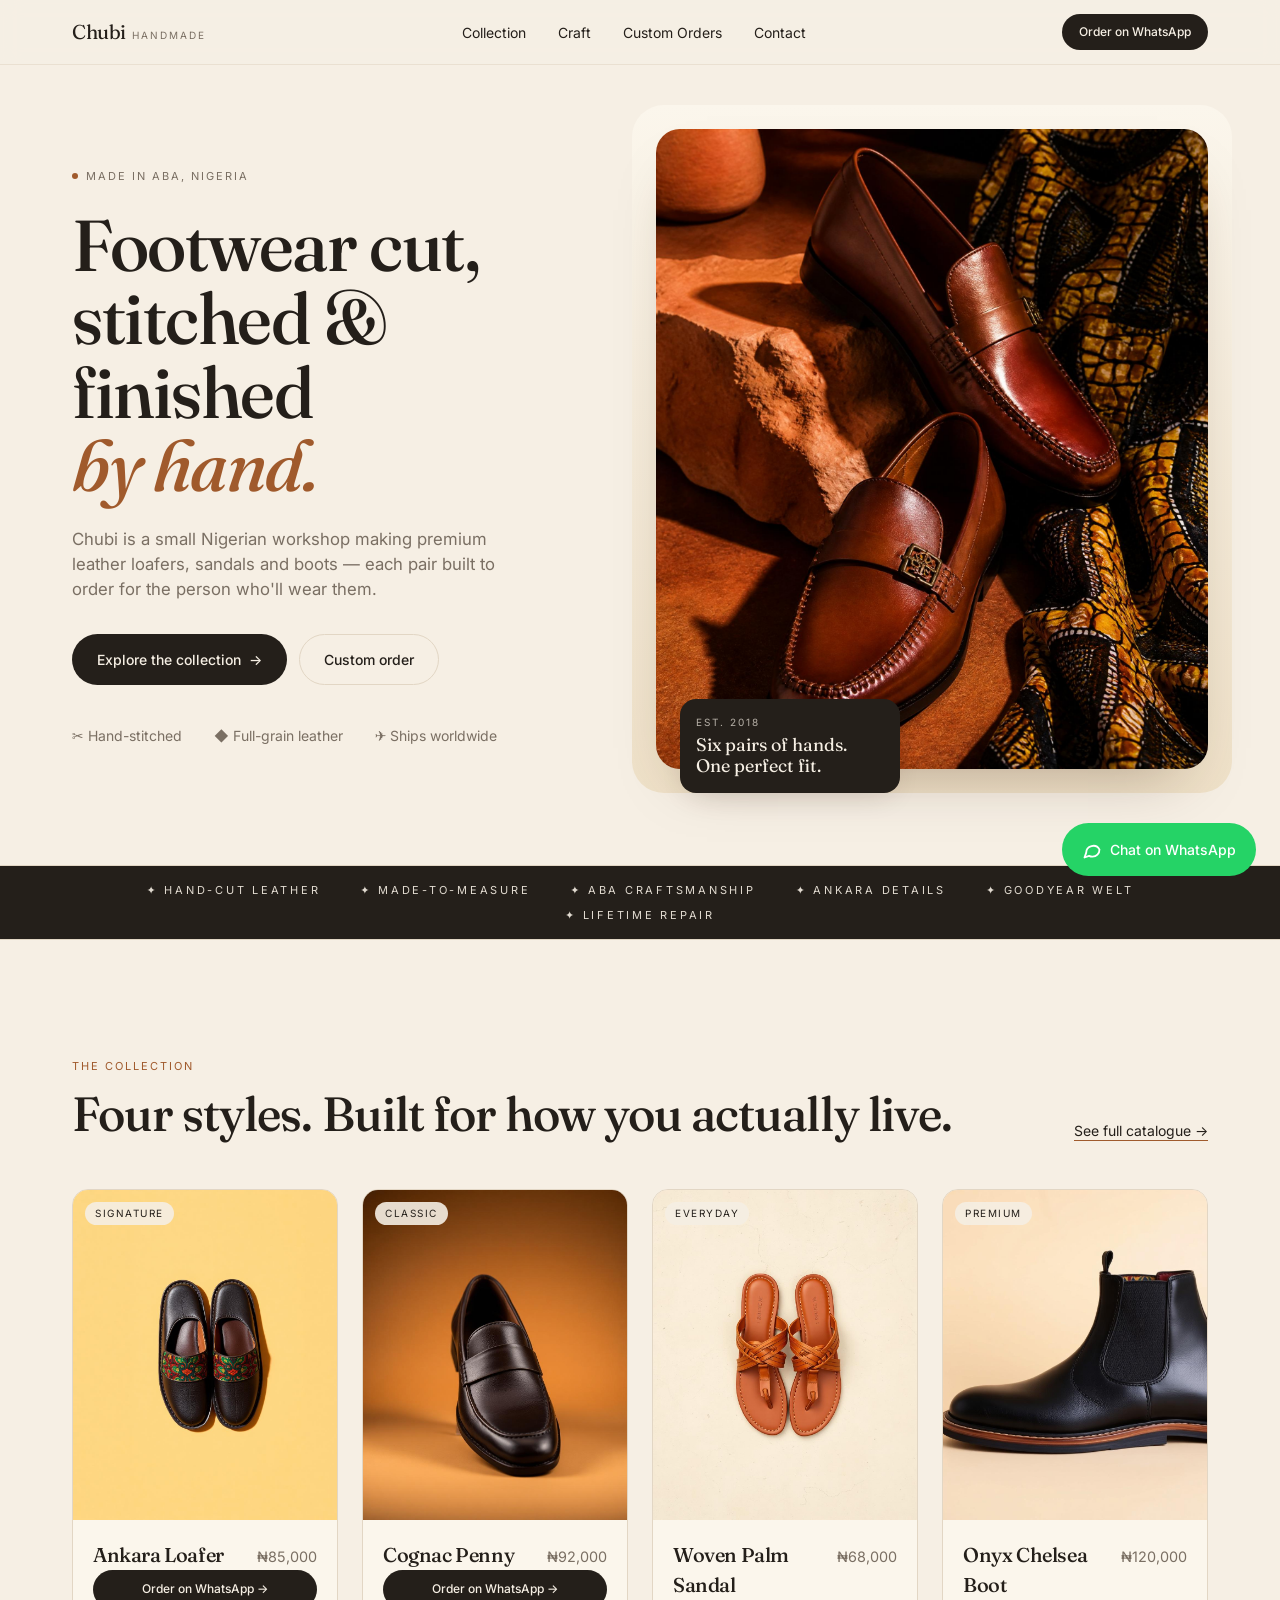
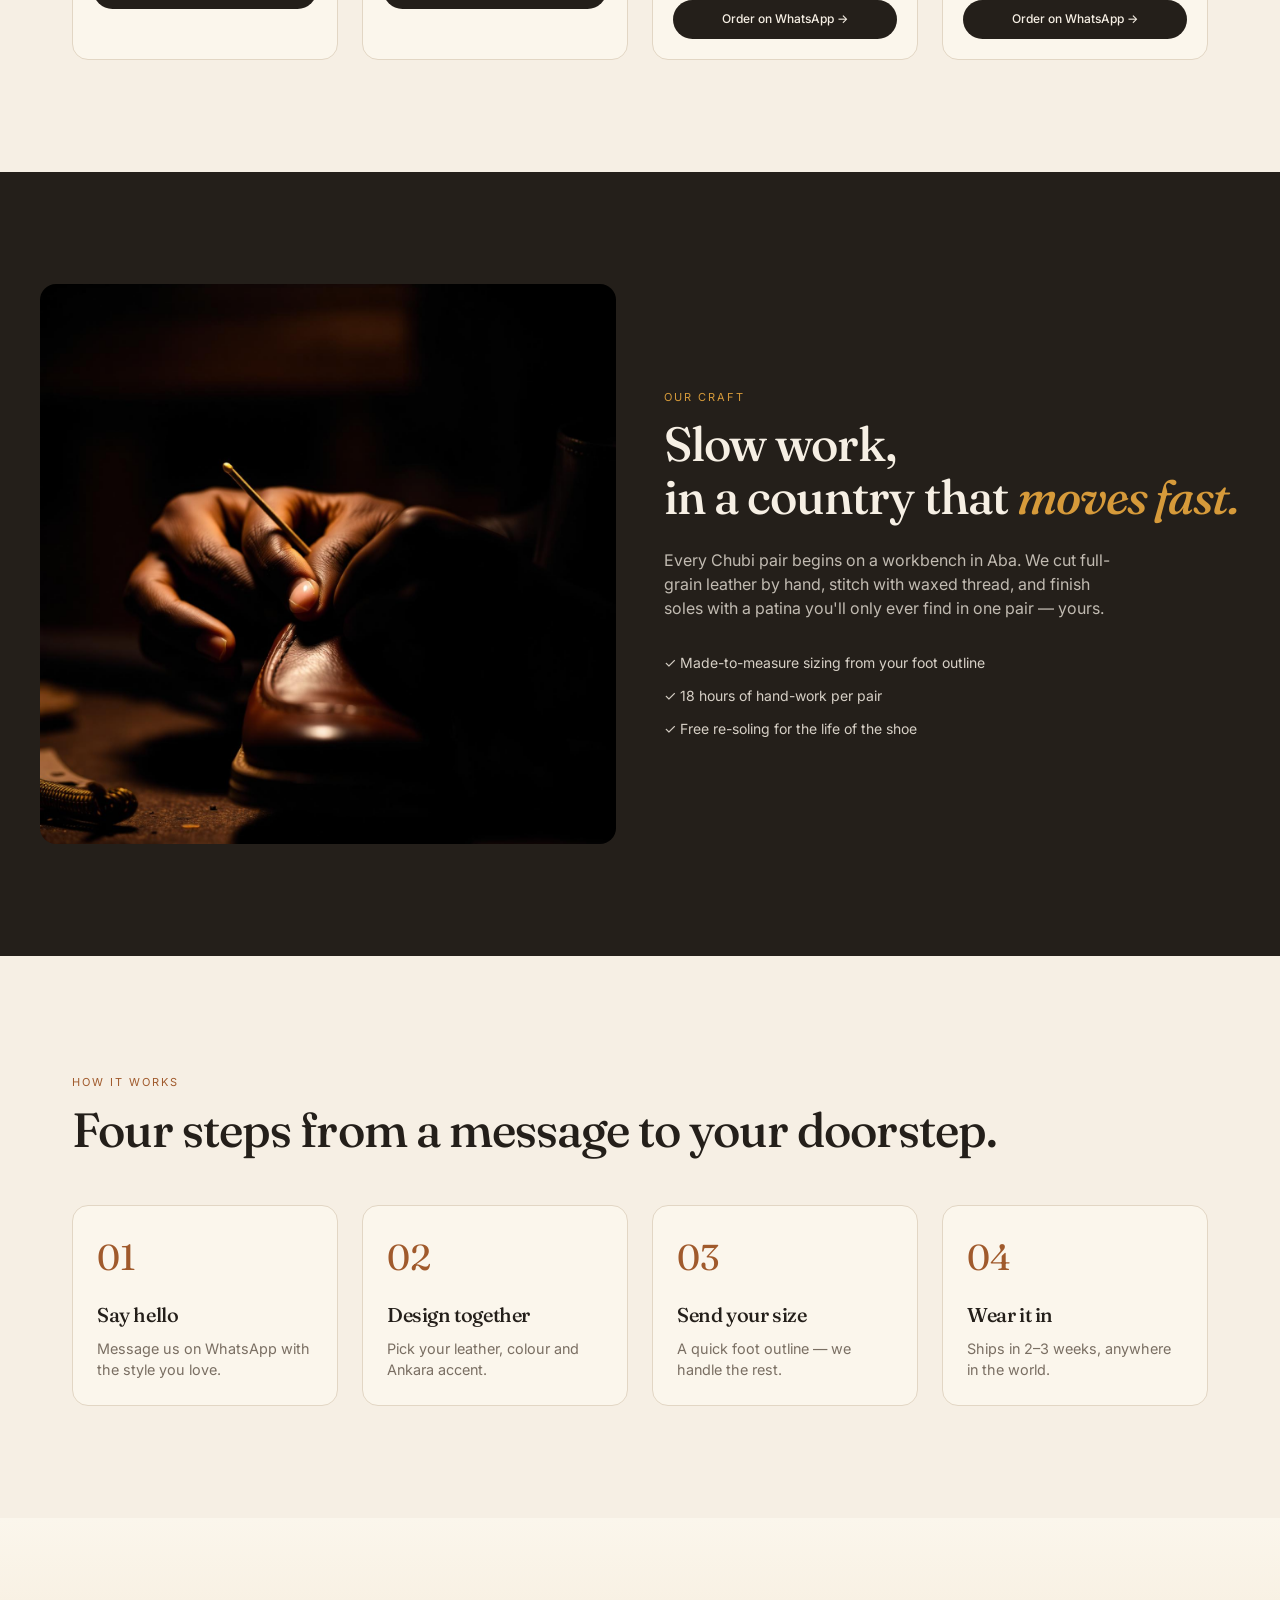
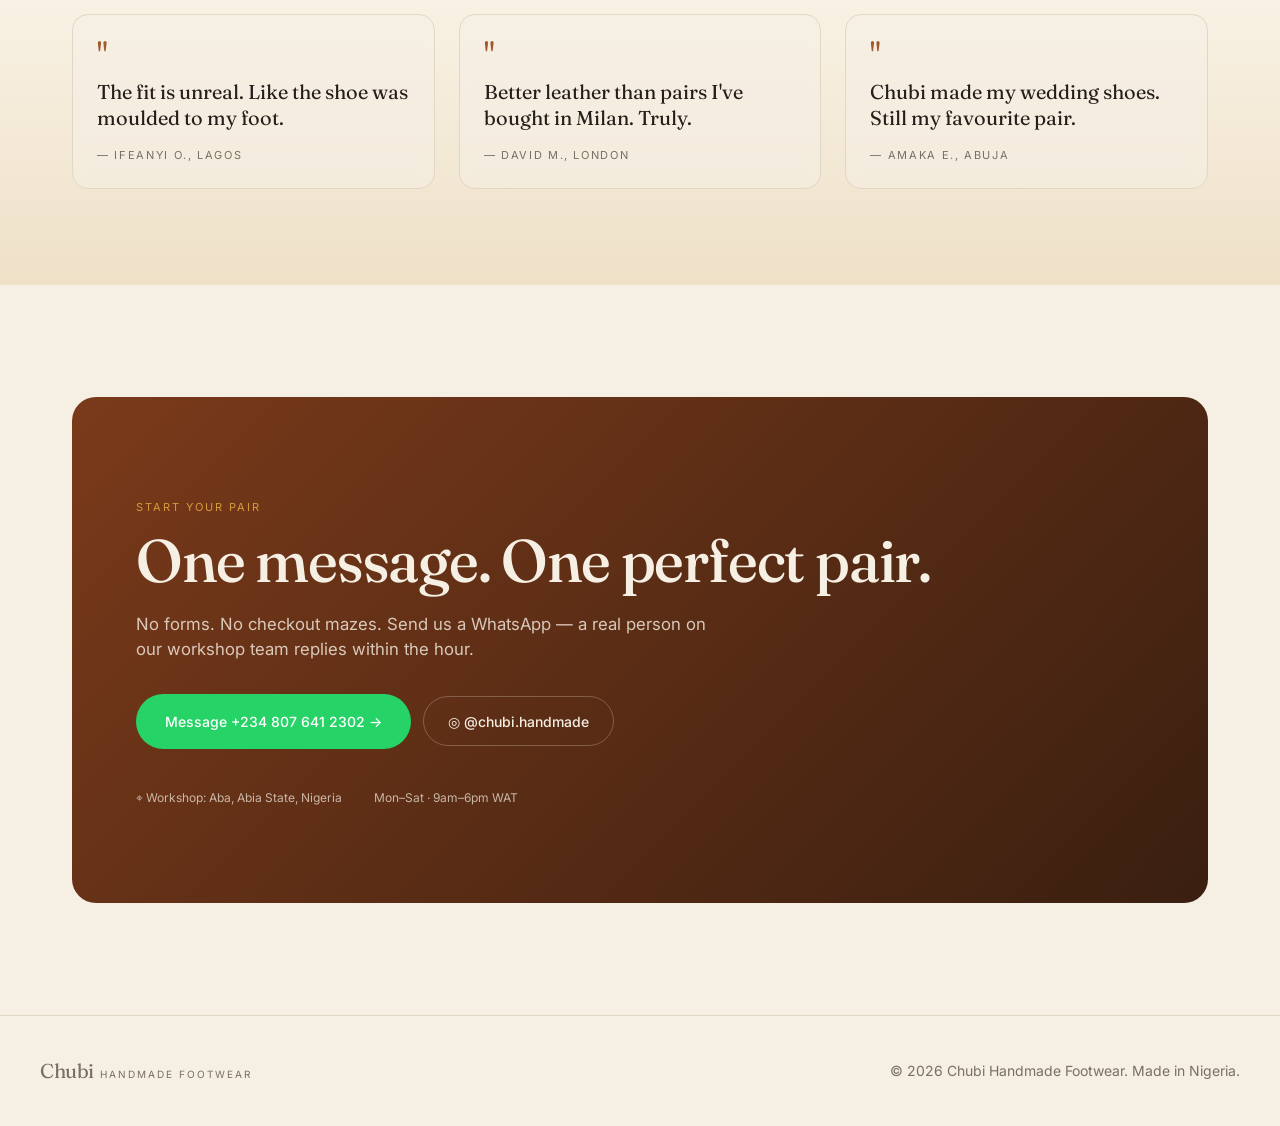
<file: chubi-handmade-footwear-html/index.html>
<!doctype html>
<html lang="en">
<head>
<meta charset="utf-8" />
<meta name="viewport" content="width=device-width, initial-scale=1" />
<title>Chubi Handmade Footwear — Nigerian Leather Loafers, Sandals & Boots</title>
<meta name="description" content="Chubi is a small Nigerian workshop making premium hand-stitched leather loafers, sandals and boots. Made-to-measure. Order on WhatsApp." />
<meta property="og:title" content="Chubi Handmade Footwear" />
<meta property="og:description" content="Hand-cut, stitched and finished in Aba, Nigeria. Order your pair on WhatsApp." />
<meta property="og:type" content="website" />
<meta name="twitter:card" content="summary_large_image" />
<link rel="preconnect" href="https://fonts.googleapis.com">
<link rel="preconnect" href="https://fonts.gstatic.com" crossorigin>
<link href="https://fonts.googleapis.com/css2?family=Fraunces:ital,opsz,wght@0,9..144,400;0,9..144,500;0,9..144,600;1,9..144,500&family=Inter:wght@400;500;600&display=swap" rel="stylesheet">
<link rel="stylesheet" href="styles.css" />
</head>
<body>
<header class="site-header">
  <div class="container header-inner">
    <a href="#top" class="logo">
      <span class="logo-name">Chubi</span>
      <span class="logo-tag">Handmade</span>
    </a>
    <nav class="nav">
      <a href="#collection">Collection</a>
      <a href="#craft">Craft</a>
      <a href="#process">Custom Orders</a>
      <a href="#contact">Contact</a>
    </nav>
    <a class="btn-pill btn-ink" target="_blank" rel="noopener"
       href="https://wa.me/2348076412302?text=Hello%20Chubi!%20I'd%20like%20to%20place%20an%20order.">
      Order on WhatsApp
    </a>
  </div>
</header>

<section id="top" class="hero">
  <div class="container hero-grid">
    <div class="hero-copy">
      <span class="eyebrow"><span class="dot"></span> Made in Aba, Nigeria</span>
      <h1 class="display">
        Footwear cut,<br/>stitched &amp; finished<br/>
        <em class="italic accent">by hand.</em>
      </h1>
      <p class="lead">
        Chubi is a small Nigerian workshop making premium leather loafers, sandals and boots —
        each pair built to order for the person who'll wear them.
      </p>
      <div class="cta-row">
        <a href="#collection" class="btn-pill btn-ink">Explore the collection <span aria-hidden>→</span></a>
        <a class="btn-pill btn-outline" target="_blank" rel="noopener"
           href="https://wa.me/2348076412302?text=Hi%20Chubi!%20I'd%20like%20to%20design%20a%20custom%20pair.">
          Custom order
        </a>
      </div>
      <ul class="feature-row">
        <li>✂ Hand-stitched</li>
        <li>◆ Full-grain leather</li>
        <li>✈ Ships worldwide</li>
      </ul>
    </div>
    <div class="hero-img-wrap">
      <div class="hero-img-glow"></div>
      <img src="assets/hero.jpg" alt="Handmade Nigerian leather loafers on terracotta with Ankara fabric" class="hero-img" />
      <div class="hero-card">
        <div class="hero-card-eyebrow">Est. 2018</div>
        <div class="hero-card-title">Six pairs of hands. One perfect fit.</div>
      </div>
    </div>
  </div>
</section>

<div class="marquee">
  <div class="marquee-inner container">
    <span>✦ Hand-Cut Leather</span>
    <span>✦ Made-to-Measure</span>
    <span>✦ Aba Craftsmanship</span>
    <span>✦ Ankara Details</span>
    <span>✦ Goodyear Welt</span>
    <span>✦ Lifetime Repair</span>
  </div>
</div>

<section id="collection" class="section container">
  <div class="section-head">
    <div>
      <div class="eyebrow accent">The Collection</div>
      <h2 class="display-md">Four styles. Built for how you actually live.</h2>
    </div>
    <a class="see-more" target="_blank" rel="noopener"
       href="https://wa.me/2348076412302?text=Hi%20Chubi!%20Can%20I%20see%20your%20full%20catalogue%3F">See full catalogue →</a>
  </div>
  <div class="grid-4">
    <article class="product">
      <div class="product-img"><img src="assets/shoe1.jpg" alt="Ankara Loafer" loading="lazy" /><span class="chip">Signature</span></div>
      <div class="product-body">
        <div class="product-row"><h3>Ankara Loafer</h3><span class="muted">₦85,000</span></div>
        <a class="btn-pill btn-ink btn-sm" target="_blank" rel="noopener"
           href="https://wa.me/2348076412302?text=Hi%20Chubi!%20I'm%20interested%20in%20the%20Ankara%20Loafer%20(%E2%82%A685%2C000).%20Is%20it%20available%3F">Order on WhatsApp →</a>
      </div>
    </article>
    <article class="product">
      <div class="product-img"><img src="assets/shoe2.jpg" alt="Cognac Penny" loading="lazy" /><span class="chip">Classic</span></div>
      <div class="product-body">
        <div class="product-row"><h3>Cognac Penny</h3><span class="muted">₦92,000</span></div>
        <a class="btn-pill btn-ink btn-sm" target="_blank" rel="noopener"
           href="https://wa.me/2348076412302?text=Hi%20Chubi!%20I'm%20interested%20in%20the%20Cognac%20Penny%20(%E2%82%A692%2C000).%20Is%20it%20available%3F">Order on WhatsApp →</a>
      </div>
    </article>
    <article class="product">
      <div class="product-img"><img src="assets/shoe3.jpg" alt="Woven Palm Sandal" loading="lazy" /><span class="chip">Everyday</span></div>
      <div class="product-body">
        <div class="product-row"><h3>Woven Palm Sandal</h3><span class="muted">₦68,000</span></div>
        <a class="btn-pill btn-ink btn-sm" target="_blank" rel="noopener"
           href="https://wa.me/2348076412302?text=Hi%20Chubi!%20I'm%20interested%20in%20the%20Woven%20Palm%20Sandal%20(%E2%82%A668%2C000).%20Is%20it%20available%3F">Order on WhatsApp →</a>
      </div>
    </article>
    <article class="product">
      <div class="product-img"><img src="assets/shoe4.jpg" alt="Onyx Chelsea Boot" loading="lazy" /><span class="chip">Premium</span></div>
      <div class="product-body">
        <div class="product-row"><h3>Onyx Chelsea Boot</h3><span class="muted">₦120,000</span></div>
        <a class="btn-pill btn-ink btn-sm" target="_blank" rel="noopener"
           href="https://wa.me/2348076412302?text=Hi%20Chubi!%20I'm%20interested%20in%20the%20Onyx%20Chelsea%20Boot%20(%E2%82%A6120%2C000).%20Is%20it%20available%3F">Order on WhatsApp →</a>
      </div>
    </article>
  </div>
</section>

<section id="craft" class="craft">
  <div class="container craft-grid">
    <img src="assets/craft.jpg" alt="Chubi craftsman hand-stitching a leather shoe" loading="lazy" class="craft-img"/>
    <div class="craft-copy">
      <div class="eyebrow ochre">Our craft</div>
      <h2 class="display-md">Slow work,<br/>in a country that <em class="ochre italic">moves fast.</em></h2>
      <p class="lead-dark">
        Every Chubi pair begins on a workbench in Aba. We cut full-grain leather by hand, stitch
        with waxed thread, and finish soles with a patina you'll only ever find in one pair — yours.
      </p>
      <ul class="check-list">
        <li>✓ Made-to-measure sizing from your foot outline</li>
        <li>✓ 18 hours of hand-work per pair</li>
        <li>✓ Free re-soling for the life of the shoe</li>
      </ul>
    </div>
  </div>
</section>

<section id="process" class="section container">
  <div class="eyebrow accent">How it works</div>
  <h2 class="display-md">Four steps from a message to your doorstep.</h2>
  <div class="grid-4 process">
    <div class="step"><div class="step-n">01</div><h3>Say hello</h3><p class="muted">Message us on WhatsApp with the style you love.</p></div>
    <div class="step"><div class="step-n">02</div><h3>Design together</h3><p class="muted">Pick your leather, colour and Ankara accent.</p></div>
    <div class="step"><div class="step-n">03</div><h3>Send your size</h3><p class="muted">A quick foot outline — we handle the rest.</p></div>
    <div class="step"><div class="step-n">04</div><h3>Wear it in</h3><p class="muted">Ships in 2–3 weeks, anywhere in the world.</p></div>
  </div>
</section>

<section class="testimonials">
  <div class="container grid-3">
    <figure><div class="quote-mark">"</div><blockquote>The fit is unreal. Like the shoe was moulded to my foot.</blockquote><figcaption>— Ifeanyi O., Lagos</figcaption></figure>
    <figure><div class="quote-mark">"</div><blockquote>Better leather than pairs I've bought in Milan. Truly.</blockquote><figcaption>— David M., London</figcaption></figure>
    <figure><div class="quote-mark">"</div><blockquote>Chubi made my wedding shoes. Still my favourite pair.</blockquote><figcaption>— Amaka E., Abuja</figcaption></figure>
  </div>
</section>

<section id="contact" class="section container">
  <div class="contact-card">
    <div class="eyebrow ochre">Start your pair</div>
    <h2 class="display-lg">One message. One perfect pair.</h2>
    <p class="lead-bone">No forms. No checkout mazes. Send us a WhatsApp — a real person on our workshop team replies within the hour.</p>
    <div class="cta-row">
      <a class="btn-pill btn-wa" target="_blank" rel="noopener"
         href="https://wa.me/2348076412302?text=Hi%20Chubi!%20I'd%20like%20to%20start%20an%20order.">
        Message +234 807 641 2302 →
      </a>
      <a class="btn-pill btn-ghost" target="_blank" rel="noopener" href="https://instagram.com">◎ @chubi.handmade</a>
    </div>
    <div class="meta-row">
      <span>⌖ Workshop: Aba, Abia State, Nigeria</span>
      <span>Mon–Sat · 9am–6pm WAT</span>
    </div>
  </div>
</section>

<footer class="site-footer">
  <div class="container footer-inner">
    <div class="logo"><span class="logo-name">Chubi</span><span class="logo-tag">Handmade Footwear</span></div>
    <div>© <span id="yr"></span> Chubi Handmade Footwear. Made in Nigeria.</div>
  </div>
</footer>

<a class="wa-float" target="_blank" rel="noopener"
   aria-label="Chat with Chubi on WhatsApp"
   href="https://wa.me/2348076412302?text=Hello%20Chubi!%20I'd%20like%20to%20order%20handmade%20footwear.">
  <svg viewBox="0 0 24 24" width="20" height="20" fill="none" stroke="currentColor" stroke-width="2.2" stroke-linecap="round" stroke-linejoin="round"><path d="M21 11.5a8.38 8.38 0 0 1-8.5 8.5 8.5 8.5 0 0 1-4-1L3 21l2-5.5a8.5 8.5 0 0 1 16 -4"/></svg>
  <span>Chat on WhatsApp</span>
</a>

<script>document.getElementById('yr').textContent = new Date().getFullYear();</script>
</body>
</html>
</file>
<file: chubi-handmade-footwear-html/styles.css>
:root{
  --bg:#f6efe4; --fg:#241f1a; --bone:#f6efe4; --ink:#241f1a;
  --cognac:#a05a2c; --ochre:#d69a3a; --muted:#7a6f63; --border:#e2d6c4;
  --card:#fbf6ec; --wa:#25d366; --wa-fg:#fff;
  --gradient-warm:linear-gradient(135deg,#7a3a1a 0%,#3a1f10 100%);
  --gradient-sun:linear-gradient(180deg,#fbf6ec 0%,#efe1c8 100%);
  --shadow-elegant:0 30px 60px -30px rgba(58,31,16,.35);
  --shadow-soft:0 10px 30px -12px rgba(58,31,16,.2);
  --f-display:"Fraunces",Georgia,serif;
  --f-sans:"Inter",ui-sans-serif,system-ui,sans-serif;
}
*{box-sizing:border-box;border-color:var(--border);}
html{scroll-behavior:smooth;}
body{margin:0;background:var(--bg);color:var(--fg);font-family:var(--f-sans);-webkit-font-smoothing:antialiased;line-height:1.5;}
img{max-width:100%;display:block;}
a{color:inherit;text-decoration:none;}
h1,h2,h3,h4{font-family:var(--f-display);font-weight:500;letter-spacing:-0.02em;margin:0;}
p{margin:0;}
ul{margin:0;padding:0;list-style:none;}
.container{max-width:1200px;margin:0 auto;padding:0 20px;}
@media(min-width:768px){.container{padding:0 32px;}}
.italic{font-style:italic;}
.accent{color:var(--cognac);}
.ochre{color:var(--ochre);}
.muted{color:var(--muted);font-size:.9rem;}
.eyebrow{display:inline-flex;align-items:center;gap:.5rem;font-size:11px;letter-spacing:.18em;text-transform:uppercase;color:var(--muted);}
.eyebrow.accent{color:var(--cognac);}
.eyebrow.ochre{color:var(--ochre);}
.eyebrow .dot{width:6px;height:6px;border-radius:50%;background:var(--cognac);display:inline-block;}
.display{font-size:clamp(2.5rem,7vw,4.5rem);line-height:1.02;margin-top:1.5rem;text-wrap:balance;}
.display-md{font-size:clamp(2rem,4.5vw,3rem);line-height:1.1;margin-top:.75rem;text-wrap:balance;}
.display-lg{font-size:clamp(2.25rem,6vw,3.75rem);line-height:1.05;margin-top:.75rem;text-wrap:balance;}
.lead{margin-top:1.5rem;color:var(--muted);font-size:1.05rem;max-width:28rem;}
.lead-dark{margin-top:1.5rem;color:rgba(246,239,228,.75);max-width:28rem;}
.lead-bone{margin-top:1.25rem;color:rgba(246,239,228,.8);font-size:1.05rem;max-width:36rem;}

.btn-pill{display:inline-flex;align-items:center;gap:.5rem;border-radius:999px;padding:.85rem 1.5rem;font-size:.875rem;font-weight:500;transition:.2s;border:1px solid transparent;cursor:pointer;}
.btn-ink{background:var(--ink);color:var(--bone);}
.btn-ink:hover{background:var(--cognac);}
.btn-outline{background:var(--bg);border-color:var(--border);}
.btn-outline:hover{border-color:var(--cognac);color:var(--cognac);}
.btn-wa{background:var(--wa);color:var(--wa-fg);padding:1rem 1.75rem;box-shadow:var(--shadow-elegant);}
.btn-wa:hover{filter:brightness(1.1);}
.btn-ghost{border-color:rgba(246,239,228,.25);color:var(--bone);}
.btn-ghost:hover{background:rgba(246,239,228,.1);}
.btn-sm{padding:.6rem 1rem;font-size:.75rem;justify-content:center;}

/* Header */
.site-header{position:sticky;top:0;z-index:40;background:rgba(246,239,228,.8);backdrop-filter:blur(10px);border-bottom:1px solid rgba(226,214,196,.6);}
.header-inner{height:64px;display:flex;align-items:center;justify-content:space-between;}
.logo{display:inline-flex;align-items:baseline;gap:.4rem;}
.logo-name{font-family:var(--f-display);font-size:1.25rem;letter-spacing:-.02em;}
.logo-tag{font-size:10px;letter-spacing:.2em;text-transform:uppercase;color:var(--muted);}
.nav{display:none;gap:2rem;font-size:.875rem;}
.nav a:hover{color:var(--cognac);}
@media(min-width:768px){.nav{display:flex;}}
.site-header .btn-pill{padding:.5rem 1rem;font-size:.75rem;}

/* Hero */
.hero{overflow:hidden;}
.hero-grid{display:grid;grid-template-columns:1fr;gap:2.5rem;padding:2.5rem 20px 4rem;}
@media(min-width:768px){.hero-grid{grid-template-columns:1fr 1fr;gap:2rem;padding:4rem 32px 6rem;}}
.hero-copy{padding-top:.5rem;}
@media(min-width:768px){.hero-copy{padding-top:2rem;}}
.cta-row{display:flex;flex-wrap:wrap;gap:.75rem;margin-top:2rem;align-items:center;}
.feature-row{display:flex;flex-wrap:wrap;gap:.75rem 2rem;margin-top:2.5rem;color:var(--muted);font-size:.875rem;}
.hero-img-wrap{position:relative;}
.hero-img-glow{position:absolute;inset:-24px;background:var(--gradient-sun);border-radius:2rem;z-index:-1;}
.hero-img{width:100%;height:520px;object-fit:cover;border-radius:1.5rem;box-shadow:var(--shadow-elegant);}
@media(min-width:768px){.hero-img{height:640px;}}
.hero-card{display:none;position:absolute;left:24px;bottom:-24px;max-width:220px;background:var(--ink);color:var(--bone);padding:1rem;border-radius:1rem;box-shadow:var(--shadow-soft);}
@media(min-width:768px){.hero-card{display:block;}}
.hero-card-eyebrow{font-size:10px;letter-spacing:.2em;text-transform:uppercase;opacity:.7;}
.hero-card-title{margin-top:.25rem;font-family:var(--f-display);font-size:1.125rem;line-height:1.2;}

/* Marquee */
.marquee{border-top:1px solid var(--border);border-bottom:1px solid var(--border);background:var(--ink);color:var(--bone);padding:1rem 0;}
.marquee-inner{display:flex;flex-wrap:wrap;justify-content:center;gap:.5rem 2.5rem;font-size:11px;letter-spacing:.25em;text-transform:uppercase;opacity:.9;}

/* Sections */
.section{padding:5rem 20px;}
@media(min-width:768px){.section{padding:7rem 32px;}}
.section-head{display:flex;align-items:flex-end;justify-content:space-between;gap:1.5rem;}
.see-more{display:none;font-size:.875rem;text-decoration:underline;text-underline-offset:4px;text-decoration-color:var(--cognac);}
.see-more:hover{color:var(--cognac);}
@media(min-width:768px){.see-more{display:inline;}}

.grid-4{display:grid;grid-template-columns:1fr;gap:1.5rem;margin-top:3rem;}
@media(min-width:640px){.grid-4{grid-template-columns:1fr 1fr;}}
@media(min-width:1024px){.grid-4{grid-template-columns:repeat(4,1fr);}}
.grid-3{display:grid;grid-template-columns:1fr;gap:1.5rem;}
@media(min-width:768px){.grid-3{grid-template-columns:repeat(3,1fr);}}

/* Product */
.product{display:flex;flex-direction:column;overflow:hidden;border:1px solid var(--border);background:var(--card);border-radius:1rem;transition:.2s;}
.product:hover{box-shadow:var(--shadow-soft);}
.product-img{position:relative;overflow:hidden;}
.product-img img{aspect-ratio:4/5;width:100%;object-fit:cover;transition:transform .7s;}
.product:hover .product-img img{transform:scale(1.05);}
.chip{position:absolute;left:12px;top:12px;background:rgba(246,239,228,.9);padding:.25rem .625rem;border-radius:999px;font-size:10px;letter-spacing:.15em;text-transform:uppercase;}
.product-body{padding:1.25rem;display:flex;flex-direction:column;flex:1;}
.product-row{display:flex;align-items:baseline;justify-content:space-between;gap:.75rem;}
.product-row h3{font-size:1.25rem;}

/* Craft */
.craft{background:var(--ink);color:var(--bone);}
.craft-grid{display:grid;grid-template-columns:1fr;gap:3rem;padding:5rem 0;}
@media(min-width:768px){.craft-grid{grid-template-columns:1fr 1fr;padding:7rem 0;}}
.craft-img{height:420px;width:100%;object-fit:cover;border-radius:1rem;}
@media(min-width:768px){.craft-img{height:560px;}}
.craft-copy{display:flex;flex-direction:column;justify-content:center;}
.check-list{margin-top:2rem;display:grid;gap:.75rem;font-size:.875rem;color:rgba(246,239,228,.85);}
.check-list li{display:flex;gap:.75rem;}

/* Process */
.process{margin-top:3rem;}
.step{border:1px solid var(--border);background:var(--card);border-radius:1rem;padding:1.5rem;transition:.2s;}
.step:hover{border-color:var(--cognac);}
.step-n{font-family:var(--f-display);font-size:2.25rem;color:var(--cognac);}
.step h3{margin-top:1rem;font-size:1.25rem;}
.step p{margin-top:.5rem;}

/* Testimonials */
.testimonials{background:var(--gradient-sun);padding:5rem 20px;}
@media(min-width:768px){.testimonials{padding:6rem 32px;}}
.testimonials figure{margin:0;background:rgba(246,239,228,.6);backdrop-filter:blur(6px);border:1px solid var(--border);border-radius:1rem;padding:1.5rem;}
.quote-mark{font-family:var(--f-display);font-size:2rem;color:var(--cognac);line-height:1;}
.testimonials blockquote{margin:.5rem 0 0;font-family:var(--f-display);font-size:1.25rem;line-height:1.3;}
.testimonials figcaption{margin-top:1rem;font-size:11px;letter-spacing:.15em;text-transform:uppercase;color:var(--muted);}

/* Contact */
.contact-card{background:var(--gradient-warm);color:var(--bone);border-radius:1.5rem;padding:4rem 1.5rem;overflow:hidden;}
@media(min-width:768px){.contact-card{padding:6rem 4rem;}}
.meta-row{display:flex;flex-wrap:wrap;gap:.5rem 2rem;margin-top:2.5rem;font-size:.75rem;color:rgba(246,239,228,.7);}

/* Footer */
.site-footer{border-top:1px solid var(--border);}
.footer-inner{display:flex;flex-direction:column;align-items:flex-start;justify-content:space-between;gap:1.5rem;padding:2.5rem 0;font-size:.875rem;color:var(--muted);}
@media(min-width:768px){.footer-inner{flex-direction:row;align-items:center;}}

/* WhatsApp floating */
.wa-float{position:fixed;bottom:24px;right:24px;z-index:50;display:inline-flex;align-items:center;gap:.5rem;background:var(--wa);color:var(--wa-fg);padding:1rem 1.25rem;border-radius:999px;box-shadow:var(--shadow-elegant);transition:transform .2s;font-size:.875rem;font-weight:500;}
.wa-float:hover{transform:scale(1.05);}
.wa-float span{display:none;}
@media(min-width:640px){.wa-float span{display:inline;}}
</file>
